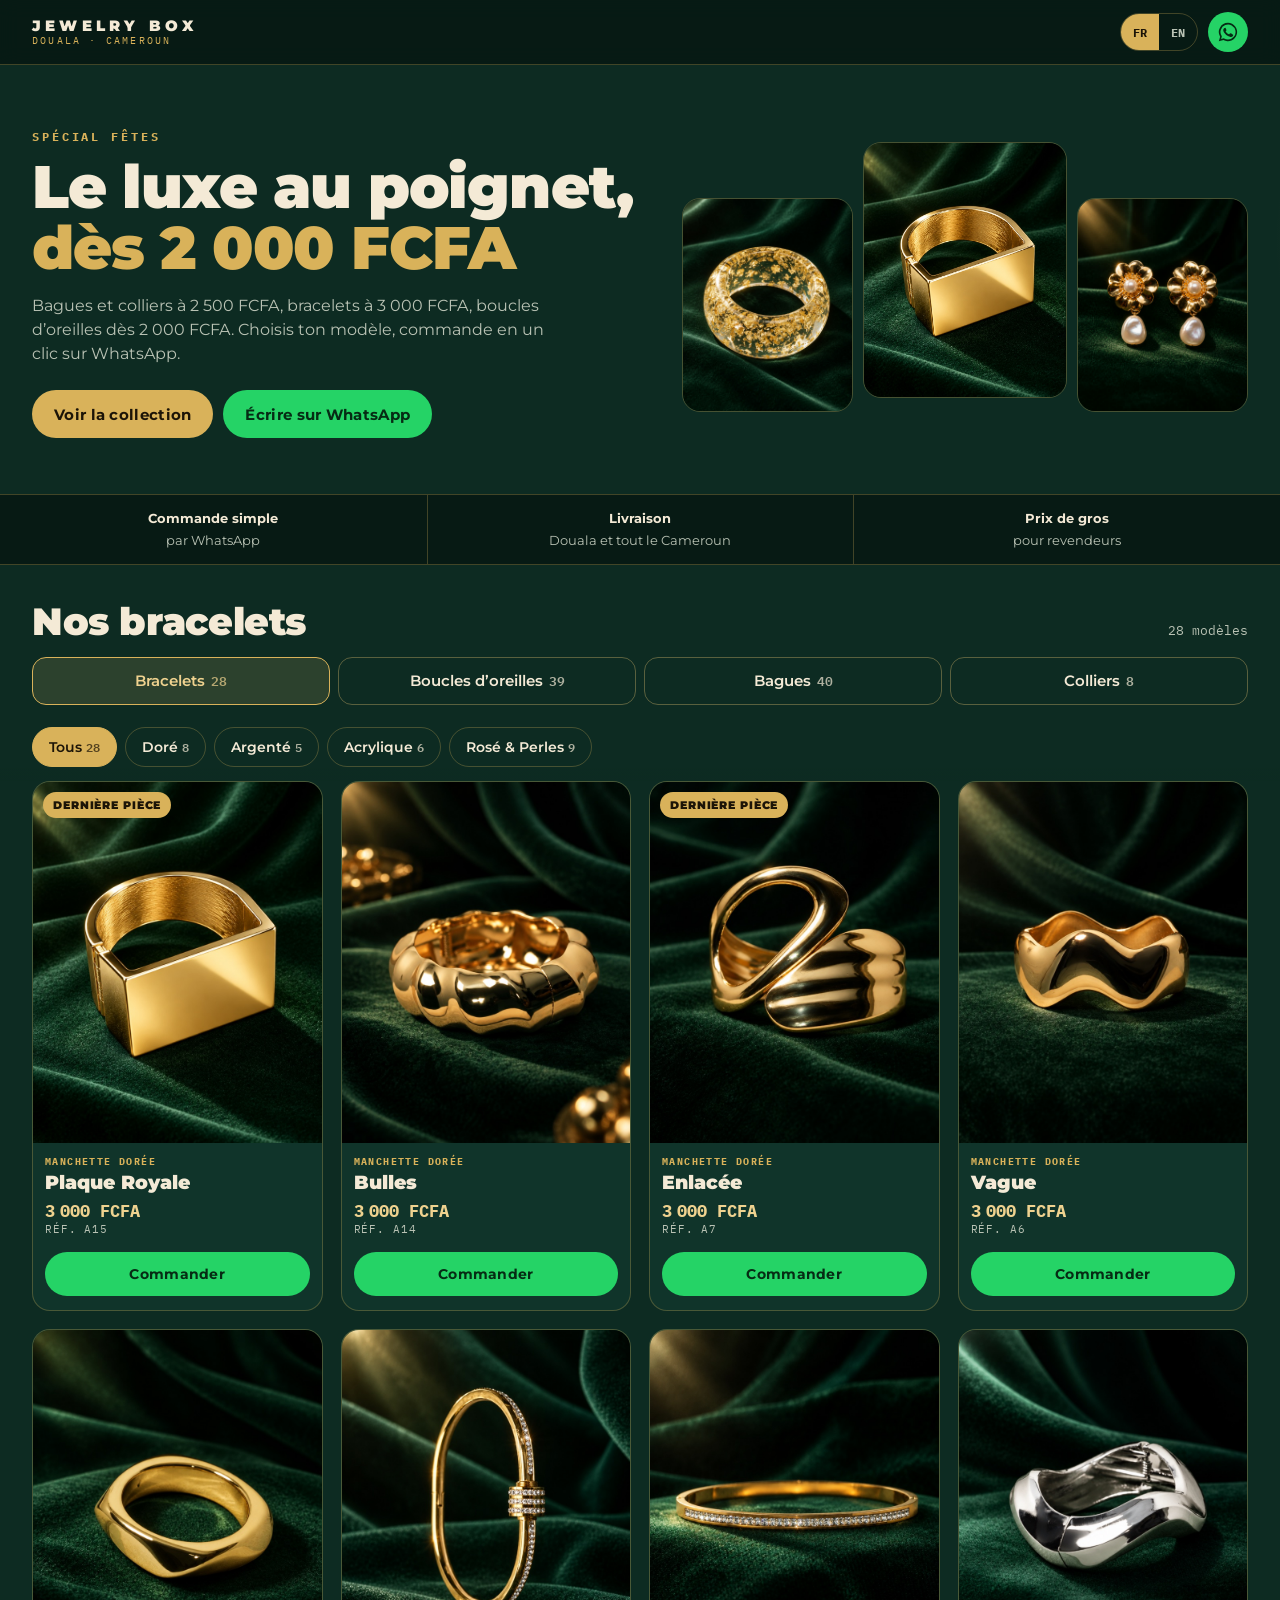
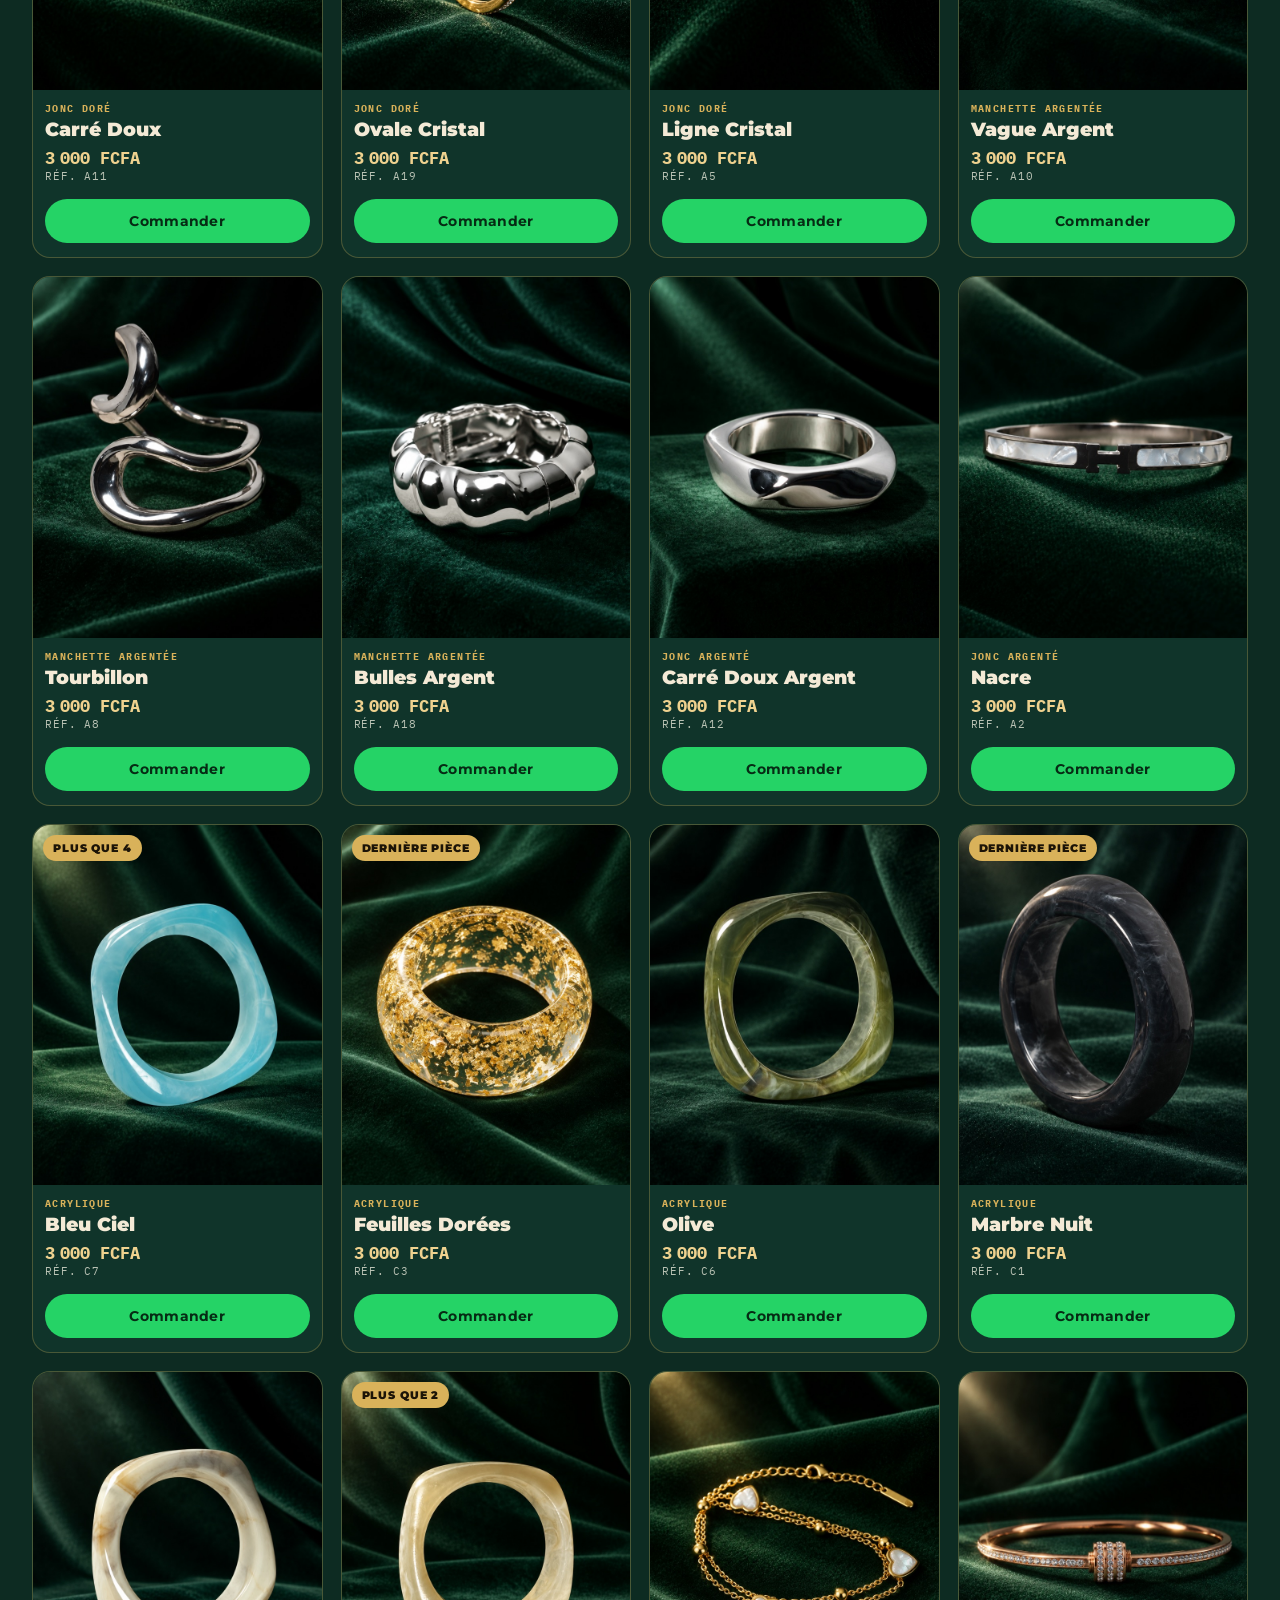
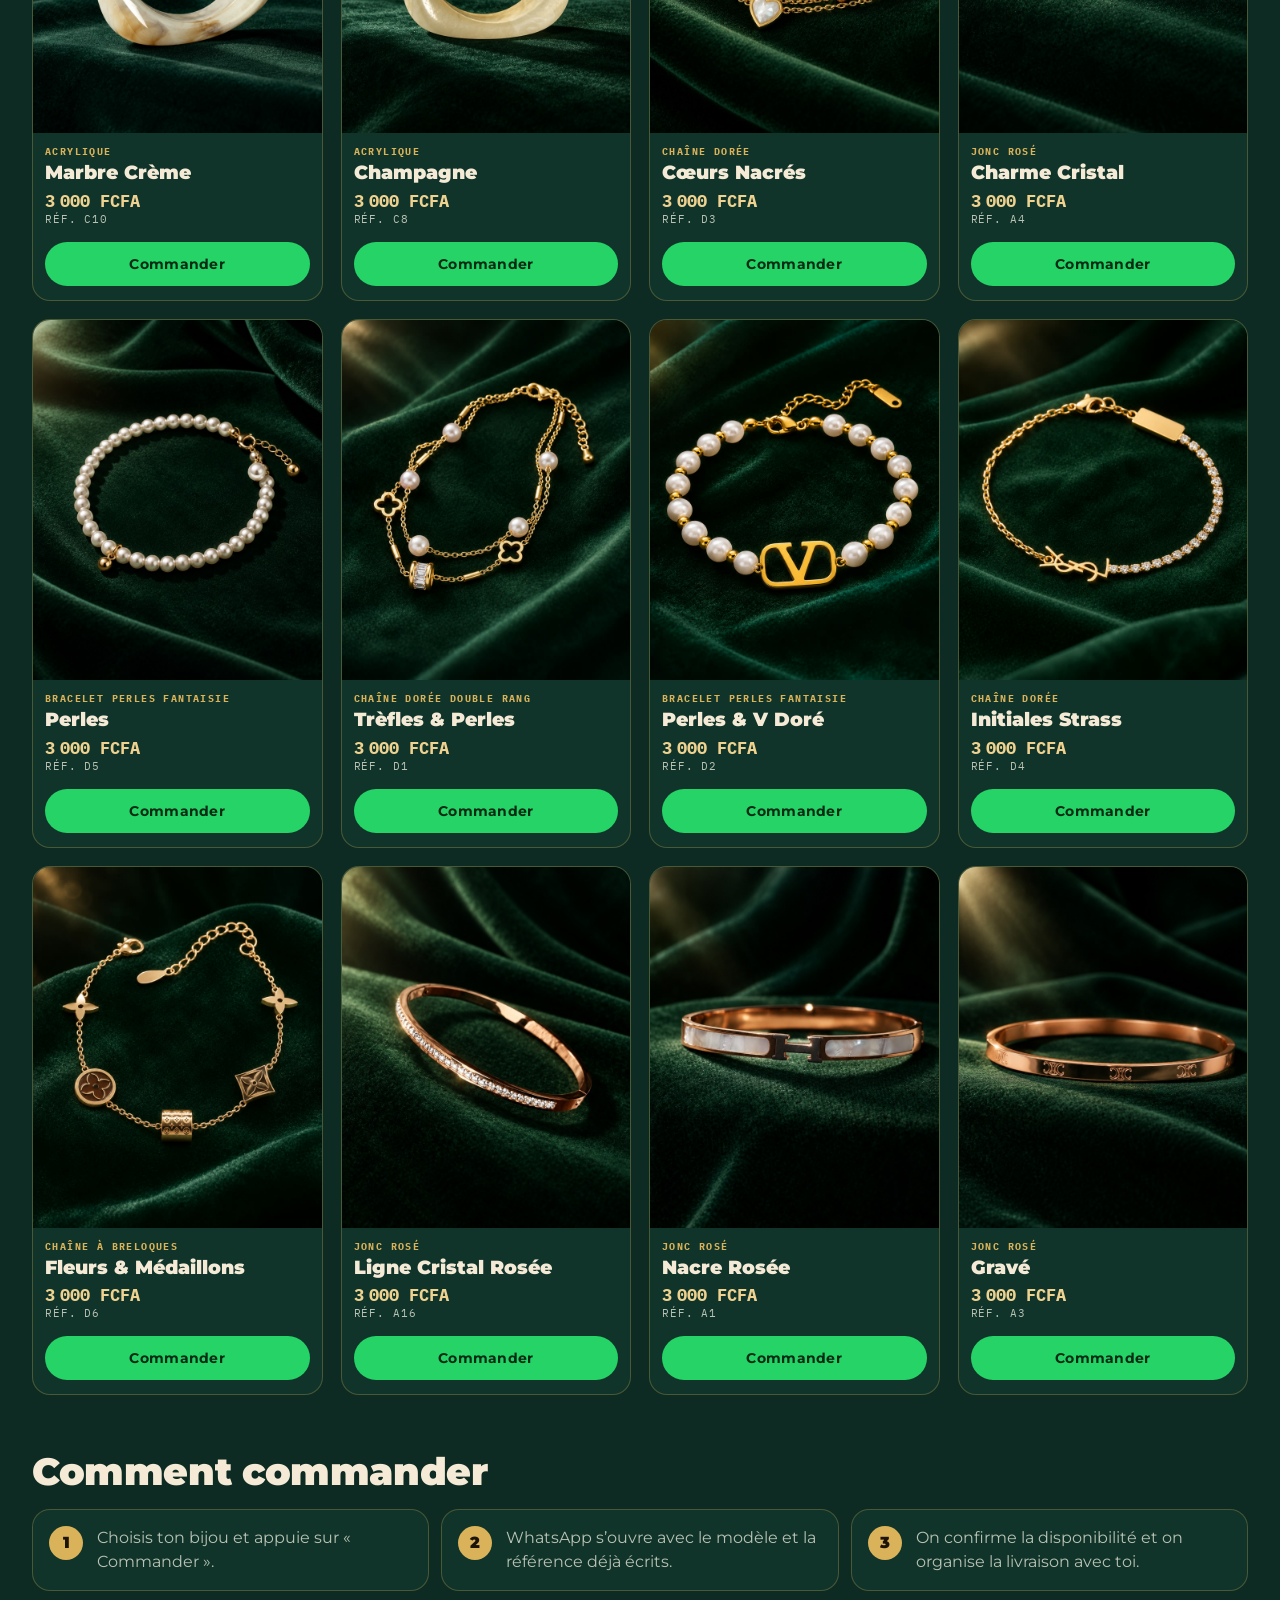
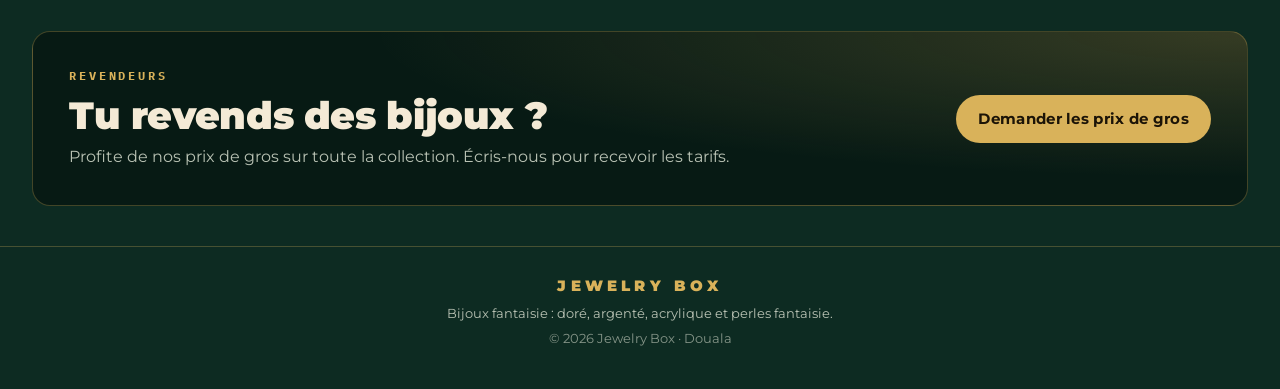
<file: index.html>
<!doctype html>
<html lang="fr">
  <head>
    <meta charset="UTF-8" />
    <meta name="viewport" content="width=device-width, initial-scale=1" />
    <title>Jewelry Box — Bracelets, bagues, colliers et boucles d’oreilles à Douala</title>
    <meta name="description" content="Bagues et colliers à 2 500 FCFA, bracelets à 3 000 FCFA, boucles d’oreilles dès 2 000 FCFA. Commande sur WhatsApp, livraison à Douala et partout au Cameroun." />
    <meta property="og:title" content="Jewelry Box — Bracelets et boucles d’oreilles" />
    <meta property="og:description" content="Commande sur WhatsApp. Livraison à Douala et partout au Cameroun." />
    <meta property="og:image" content="images/A15.jpg" />
    <meta name="theme-color" content="#0d2b22" />
    <link rel="preconnect" href="https://fonts.googleapis.com" />
    <link rel="preconnect" href="https://fonts.gstatic.com" crossorigin />
    <link href="https://fonts.googleapis.com/css2?family=IBM+Plex+Mono:wght@400;700&family=Montserrat:wght@400;600;900&display=swap" rel="stylesheet" />
    <link rel="stylesheet" href="styles.css?v=202611190118" />
  </head>
  <body>
    <header class="topbar">
      <a class="brand" href="#top" aria-label="Jewelry Box">
        <span class="brand-name">JEWELRY BOX</span>
        <span class="brand-city" data-i18n="city">DOUALA · CAMEROUN</span>
      </a>
      <div class="topbar-actions">
        <div class="lang" role="group" aria-label="Langue / Language">
          <button type="button" data-lang="fr" aria-pressed="true">FR</button>
          <button type="button" data-lang="en" aria-pressed="false">EN</button>
        </div>
        <a class="icon-wa" id="top-wa" target="_blank" rel="noopener" aria-label="WhatsApp">
          <svg viewBox="0 0 24 24" aria-hidden="true"><path d="M12 2a10 10 0 0 0-8.6 15.1L2 22l5-1.3A10 10 0 1 0 12 2Zm0 18.2a8.2 8.2 0 0 1-4.2-1.2l-.3-.2-3 .8.8-2.9-.2-.3A8.2 8.2 0 1 1 12 20.2Zm4.5-6.1c-.2-.1-1.5-.7-1.7-.8-.2-.1-.4-.1-.6.1l-.8 1c-.1.2-.3.2-.5.1a6.7 6.7 0 0 1-3.3-2.9c-.3-.4.3-.4.7-1.4.1-.2 0-.3 0-.5l-.8-1.8c-.2-.5-.4-.4-.6-.4h-.5a1 1 0 0 0-.7.3 3 3 0 0 0-.9 2.2 5.2 5.2 0 0 0 1.1 2.7 11.9 11.9 0 0 0 4.6 4c1.7.7 2.4.8 3.2.7.5-.1 1.5-.6 1.8-1.2.2-.6.2-1.1.1-1.2l-.6-.3Z"/></svg>
        </a>
      </div>
    </header>

    <main id="top">
      <section class="hero">
        <div class="hero-glow" aria-hidden="true"></div>
        <div class="hero-text">
          <p class="eyebrow" data-i18n="heroEyebrow">SPÉCIAL FÊTES</p>
          <h1>
            <span data-i18n="heroLine1">Le luxe au poignet,</span>
            <span class="gold" data-i18n="heroLine2">dès 2 000 FCFA</span>
          </h1>
          <p class="hero-sub" data-i18n="heroSub">Bagues et colliers à 2 500 FCFA, bracelets à 3 000 FCFA, boucles d’oreilles dès 2 000 FCFA. Choisis ton modèle, commande en un clic sur WhatsApp.</p>
          <div class="hero-ctas">
            <a class="btn btn-gold" href="#catalogue" data-i18n="heroCta">Voir la collection</a>
            <a class="btn btn-wa" id="hero-wa" target="_blank" rel="noopener" data-i18n="heroWa">Écrire sur WhatsApp</a>
          </div>
        </div>
        <div class="hero-shots" aria-hidden="true">
          <img src="images/C3.jpg" alt="" width="900" height="1125" />
          <img src="images/A15.jpg" alt="" width="900" height="1125" />
          <img src="images/E13.jpg" alt="" width="900" height="1125" />
        </div>
      </section>

      <ul class="perks">
        <li><b data-i18n="perk1a">Commande simple</b><span data-i18n="perk1b">par WhatsApp</span></li>
        <li><b data-i18n="perk2a">Livraison</b><span data-i18n="perk2b">Douala et tout le Cameroun</span></li>
        <li><b data-i18n="perk3a">Prix de gros</b><span data-i18n="perk3b">pour revendeurs</span></li>
      </ul>

      <section id="catalogue" class="catalogue">
        <div class="section-head">
          <h2 id="cat-title">Nos bracelets</h2>
          <p class="count" id="count"></p>
        </div>
        <div class="types" role="tablist" id="types"></div>
        <div class="filters" role="tablist" id="filters"></div>
        <div class="grid" id="grid"></div>
      </section>

      <section class="how">
        <h2 data-i18n="howTitle">Comment commander</h2>
        <ol>
          <li><span class="step">1</span><p data-i18n="how1">Choisis ton bijou et appuie sur « Commander ».</p></li>
          <li><span class="step">2</span><p data-i18n="how2">WhatsApp s’ouvre avec le modèle et la référence déjà écrits.</p></li>
          <li><span class="step">3</span><p data-i18n="how3">On confirme la disponibilité et on organise la livraison avec toi.</p></li>
        </ol>
      </section>

      <section class="wholesale">
        <div>
          <p class="eyebrow" data-i18n="wsEyebrow">REVENDEURS</p>
          <h2 data-i18n="wsTitle">Tu revends des bijoux ?</h2>
          <p data-i18n="wsText">Profite de nos prix de gros sur toute la collection. Écris-nous pour recevoir les tarifs.</p>
        </div>
        <a class="btn btn-gold" id="ws-wa" target="_blank" rel="noopener" data-i18n="wsCta">Demander les prix de gros</a>
      </section>
    </main>

    <footer class="footer">
      <p class="brand-name">JEWELRY BOX</p>
      <p data-i18n="footNote">Bijoux fantaisie : doré, argenté, acrylique et perles fantaisie.</p>
      <p class="muted">© <span id="year"></span> Jewelry Box · Douala</p>
    </footer>

    <dialog id="detail" aria-labelledby="d-name">
      <button type="button" class="close" id="d-close" aria-label="Fermer">×</button>
      <div class="detail-body">
        <img id="d-img" alt="" />
        <div class="detail-info">
          <span class="badge" id="d-badge" hidden></span>
          <p class="kind" id="d-kind"></p>
          <h3 id="d-name"></h3>
          <p class="price" id="d-price"></p>
          <p class="ref" id="d-ref"></p>
          <a class="btn btn-wa wide" id="d-wa" target="_blank" rel="noopener"></a>
          <button type="button" class="btn btn-ghost wide" id="d-copy"></button>
        </div>
      </div>
    </dialog>

    <script src="products.js?v=202611190118"></script>
    <script src="app.js?v=202611190118"></script>
  </body>
</html>
</file>
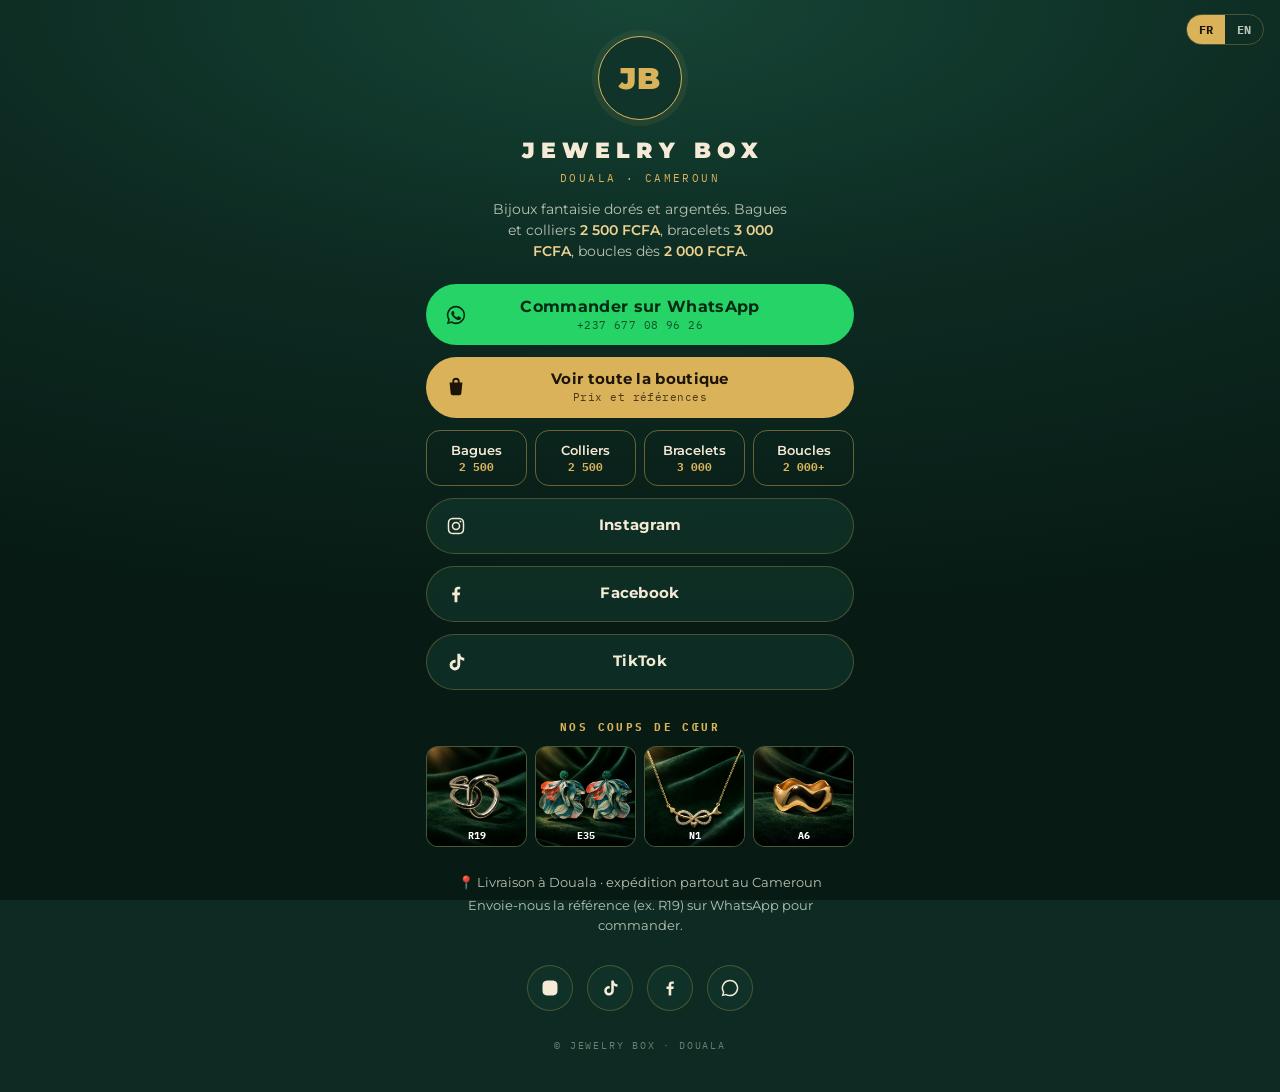
<file: links/index.html>
<!doctype html>
<!-- autodeploy-test 20261122-013717 -->
<html lang="fr">
<head>
<meta charset="utf-8" />
<meta name="viewport" content="width=device-width, initial-scale=1" />
<title>Jewelry Box Douala</title>
<meta name="description" content="Bijoux fantaisie à Douala. Bagues et colliers 2 500 FCFA, bracelets 3 000 FCFA, boucles dès 2 000 FCFA. Commande sur WhatsApp." />
<meta property="og:title" content="Jewelry Box · Douala" />
<meta property="og:description" content="Bijoux fantaisie dès 2 000 FCFA. Commande sur WhatsApp, livraison à Douala, expédition partout au Cameroun." />
<meta property="og:image" content="../images/E35.jpg" />
<meta name="theme-color" content="#0d2b22" />
<link rel="preconnect" href="https://fonts.googleapis.com" />
<link rel="preconnect" href="https://fonts.gstatic.com" crossorigin />
<link href="https://fonts.googleapis.com/css2?family=IBM+Plex+Mono:wght@400;700&family=Montserrat:wght@400;600;900&display=swap" rel="stylesheet" />
<style>
  :root {
    --bg: #0d2b22; --bg-deep: #071a14; --card: #10342a;
    --line: rgba(217,178,90,.28); --fg: #f4ead6; --muted: #b9c2b4;
    --gold: #d9b25a; --gold-soft: #efd28f; --gold-ink: #1c1407;
    --wa: #25d366; --wa-ink: #062b14;
  }
  * { box-sizing: border-box; margin: 0; padding: 0; }
  body {
    min-height: 100vh; color: var(--fg);
    background: radial-gradient(120% 70% at 50% 0%, #164536 0%, var(--bg) 45%, var(--bg-deep) 100%) fixed, var(--bg);
    font: 16px/1.5 Montserrat, system-ui, sans-serif; -webkit-font-smoothing: antialiased;
  }
  main { max-width: 460px; margin: 0 auto; padding: 36px 16px 40px; text-align: center; }
  .lang { position: absolute; top: 14px; right: 16px; display: flex; border: 1px solid var(--line); border-radius: 999px; overflow: hidden; }
  .lang button { background: none; border: 0; color: var(--muted); font: 700 12px "IBM Plex Mono", monospace; padding: 7px 12px; cursor: pointer; }
  .lang button[aria-pressed="true"] { background: var(--gold); color: var(--gold-ink); }
  .mark {
    width: 84px; height: 84px; margin: 0 auto 14px; border-radius: 50%;
    display: grid; place-items: center; border: 1.5px solid var(--gold);
    background: var(--card); color: var(--gold); font: 900 30px Montserrat; letter-spacing: .04em;
    box-shadow: 0 0 0 6px rgba(217,178,90,.08);
  }
  h1 { font-weight: 900; font-size: 22px; letter-spacing: .28em; padding-left: .28em; }
  .city { font: 400 11px "IBM Plex Mono", monospace; letter-spacing: .22em; color: var(--gold); margin-top: 4px; }
  .tag { color: var(--muted); font-size: 14px; margin: 14px auto 22px; max-width: 34ch; }
  .tag b { color: var(--gold-soft); font-weight: 600; }
  .links { display: grid; gap: 12px; }
  .btn {
    display: flex; align-items: center; justify-content: center; gap: 10px; position: relative;
    min-height: 56px; padding: 12px 46px; border-radius: 999px; text-decoration: none;
    font-weight: 700; font-size: 15px; letter-spacing: .02em;
    border: 1px solid var(--line); background: rgba(16,52,42,.75); color: var(--fg);
    transition: transform .15s ease, filter .15s ease, border-color .15s ease;
  }
  .btn:hover { transform: translateY(-1px); border-color: var(--gold); }
  .btn:active { transform: scale(.98); }
  .btn svg { position: absolute; left: 18px; width: 22px; height: 22px; fill: currentColor; }
  .btn.wa { background: var(--wa); color: var(--wa-ink); border-color: transparent; font-size: 16px; min-height: 60px; }
  .btn.shop { background: var(--gold); color: var(--gold-ink); border-color: transparent; }
  .btn small { display: block; font: 400 11px "IBM Plex Mono", monospace; letter-spacing: .04em; opacity: .75; margin-top: 1px; }
  .btn span { line-height: 1.25; }
  h2 { font: 700 11px "IBM Plex Mono", monospace; letter-spacing: .22em; color: var(--gold); margin: 30px 0 12px; }
  .grid { display: grid; grid-template-columns: repeat(4, 1fr); gap: 8px; }
  .grid a { display: block; position: relative; border-radius: 12px; overflow: hidden; border: 1px solid var(--line); aspect-ratio: 1; background: var(--card); }
  .grid img { width: 100%; height: 100%; object-fit: cover; display: block; transition: transform .25s ease; }
  .grid a:hover img { transform: scale(1.06); }
  .grid i { position: absolute; left: 0; right: 0; bottom: 0; padding: 14px 4px 4px; font: 700 10px "IBM Plex Mono", monospace; font-style: normal; color: #fff; background: linear-gradient(transparent, rgba(0,0,0,.7)); }
  .social { display: flex; justify-content: center; gap: 14px; margin-top: 30px; }
  .social a { width: 46px; height: 46px; border-radius: 50%; display: grid; place-items: center; border: 1px solid var(--line); color: var(--fg); background: rgba(16,52,42,.75); transition: border-color .15s, color .15s; }
  .social a:hover { border-color: var(--gold); color: var(--gold); }
  .social svg { width: 20px; height: 20px; fill: currentColor; }
  .info { margin-top: 26px; font-size: 13px; color: var(--muted); display: grid; gap: 4px; }
  footer { margin-top: 28px; font: 400 10px "IBM Plex Mono", monospace; letter-spacing: .18em; color: rgba(185,194,180,.55); }
  [data-en] { display: none; }
  html[lang="en"] [data-fr] { display: none; }
  html[lang="en"] [data-en] { display: revert; }
  .cats { display:grid; grid-template-columns:repeat(4,1fr); gap:8px; }
  .cats a { display:flex; flex-direction:column; align-items:center; justify-content:center; gap:2px; min-height:56px; padding:8px 4px; border:1px solid rgba(217,178,90,.45); border-radius:14px; color:inherit; text-decoration:none; font:600 13px Montserrat, sans-serif; text-align:center; }
  .cats a small { font:700 11px "IBM Plex Mono", monospace; color:var(--gold); }
  .cats a:active { transform:scale(.97); }
</style>
</head>
<body>
<div class="lang" role="group" aria-label="Langue">
  <button type="button" data-l="fr" aria-pressed="true">FR</button>
  <button type="button" data-l="en" aria-pressed="false">EN</button>
</div>
<main>
  <div class="mark" aria-hidden="true">JB</div>
  <h1>JEWELRY BOX</h1>
  <p class="city">DOUALA · CAMEROUN</p>
  <p class="tag">
    <span data-fr>Bijoux fantaisie dorés et argentés. Bagues et colliers <b>2 500 FCFA</b>, bracelets <b>3 000 FCFA</b>, boucles dès <b>2 000 FCFA</b>.</span>
    <span data-en>Gold-tone and silver-tone fashion jewellery. Rings and necklaces <b>2,500 FCFA</b>, bracelets <b>3,000 FCFA</b>, earrings from <b>2,000 FCFA</b>.</span>
  </p>

  <div class="links">
    <a class="btn wa" id="wa" href="https://wa.me/237677089626?text=Bonjour%20Jewelry%20Box%2C%20je%20veux%20commander%20%3A%20">
      <svg viewBox="0 0 24 24" aria-hidden="true"><path d="M12 2a10 10 0 0 0-8.6 15.1L2 22l5-1.3A10 10 0 1 0 12 2Zm0 18.2a8.2 8.2 0 0 1-4.2-1.1l-.3-.2-3 .8.8-2.9-.2-.3A8.2 8.2 0 1 1 12 20.2Zm4.5-6.1c-.2-.1-1.5-.7-1.7-.8s-.4-.1-.6.1-.7.8-.8 1-.3.2-.5.1a6.7 6.7 0 0 1-3.3-2.9c-.3-.4.3-.4.7-1.3a.5.5 0 0 0 0-.4l-.8-1.9c-.2-.5-.4-.4-.6-.4h-.5a1 1 0 0 0-.7.3 3 3 0 0 0-.9 2.2 5.2 5.2 0 0 0 1.1 2.7 11.8 11.8 0 0 0 4.5 4c1.7.7 2.3.8 3.2.6a2.7 2.7 0 0 0 1.8-1.2 2.2 2.2 0 0 0 .1-1.3c0-.1-.2-.2-.5-.3Z"/></svg>
      <span><span data-fr>Commander sur WhatsApp</span><span data-en>Order on WhatsApp</span><small>+237 677 08 96 26</small></span>
    </a>
    <a class="btn shop" href="../">
      <svg viewBox="0 0 24 24" aria-hidden="true"><path d="M5 7h14l-1.2 12.1A2 2 0 0 1 15.8 21H8.2a2 2 0 0 1-2-1.9L5 7Zm3 0V6a4 4 0 0 1 8 0v1h-2V6a2 2 0 0 0-4 0v1H8Z"/></svg>
      <span><span data-fr>Voir toute la boutique</span><span data-en>See the full shop</span><small><span data-fr>Prix et références</span><span data-en>Prices and references</span></small></span>
    </a>
    <div class="cats">
      <a href="../?type=ring"><span data-fr>Bagues</span><span data-en>Rings</span><small>2 500</small></a>
      <a href="../?type=necklace"><span data-fr>Colliers</span><span data-en>Necklaces</span><small>2 500</small></a>
      <a href="../?type=bracelet"><span data-fr>Bracelets</span><span data-en>Bracelets</span><small>3 000</small></a>
      <a href="../?type=earring"><span data-fr>Boucles</span><span data-en>Earrings</span><small>2 000+</small></a>
    </div>
    <a class="btn" href="https://www.instagram.com/jewelryboxdeals/">
      <svg viewBox="0 0 24 24" aria-hidden="true"><path d="M12 7.3A4.7 4.7 0 1 0 16.7 12 4.7 4.7 0 0 0 12 7.3Zm0 7.7a3 3 0 1 1 3-3 3 3 0 0 1-3 3Zm4.9-8.9a1.1 1.1 0 1 0 1.1 1.1 1.1 1.1 0 0 0-1.1-1.1ZM12 4.6c2.4 0 2.7 0 3.6.1a4.9 4.9 0 0 1 1.7.3 3 3 0 0 1 1.7 1.7 4.9 4.9 0 0 1 .3 1.7c.1.9.1 1.2.1 3.6s0 2.7-.1 3.6a4.9 4.9 0 0 1-.3 1.7 3 3 0 0 1-1.7 1.7 4.9 4.9 0 0 1-1.7.3c-.9.1-1.2.1-3.6.1s-2.7 0-3.6-.1a4.9 4.9 0 0 1-1.7-.3 3 3 0 0 1-1.7-1.7 4.9 4.9 0 0 1-.3-1.7c-.1-.9-.1-1.2-.1-3.6s0-2.7.1-3.6A4.9 4.9 0 0 1 5 6.7 3 3 0 0 1 6.7 5a4.9 4.9 0 0 1 1.7-.3c.9-.1 1.2-.1 3.6-.1ZM12 3c-2.4 0-2.8 0-3.7.1a6.6 6.6 0 0 0-2.2.4 4.6 4.6 0 0 0-2.6 2.6 6.6 6.6 0 0 0-.4 2.2C3 9.2 3 9.6 3 12s0 2.8.1 3.7a6.6 6.6 0 0 0 .4 2.2 4.6 4.6 0 0 0 2.6 2.6 6.6 6.6 0 0 0 2.2.4c.9.1 1.3.1 3.7.1s2.8 0 3.7-.1a6.6 6.6 0 0 0 2.2-.4 4.6 4.6 0 0 0 2.6-2.6 6.6 6.6 0 0 0 .4-2.2c.1-.9.1-1.3.1-3.7s0-2.8-.1-3.7a6.6 6.6 0 0 0-.4-2.2 4.6 4.6 0 0 0-2.6-2.6 6.6 6.6 0 0 0-2.2-.4C14.8 3 14.4 3 12 3Z"/></svg>
      <span>Instagram</span>
    </a>
    <a class="btn" href="https://www.facebook.com/959034790621888">
      <svg viewBox="0 0 24 24" aria-hidden="true"><path d="M13.5 21v-7.7h2.6l.4-3h-3V8.4c0-.9.2-1.5 1.5-1.5h1.6V4.2a21 21 0 0 0-2.3-.1c-2.3 0-3.9 1.4-3.9 4v2.2H7.8v3h2.6V21Z"/></svg>
      <span>Facebook</span>
    </a>
    <a class="btn" href="https://www.tiktok.com/@jewels.box.deals">
      <svg viewBox="0 0 24 24" aria-hidden="true"><path d="M16.6 3h-3.1v12.4a2.7 2.7 0 1 1-2.7-2.7c.3 0 .6 0 .8.1V9.6a5.8 5.8 0 1 0 5 5.8V9.1a7.4 7.4 0 0 0 4.4 1.4V7.4a4.4 4.4 0 0 1-4.4-4.4Z"/></svg>
      <span>TikTok</span>
    </a>
  </div>

  <h2 data-fr>NOS COUPS DE CŒUR</h2><h2 data-en>OUR FAVOURITES</h2>
  <div class="grid">
    <a href="../#R19"><img src="../images/R19.jpg" alt="Bague R19" loading="lazy"><i>R19</i></a>
    <a href="../#E35"><img src="../images/E35.jpg" alt="Boucles E35" loading="lazy"><i>E35</i></a>
    <a href="../#N1"><img src="../images/N1.jpg" alt="Collier N1" loading="lazy"><i>N1</i></a>
    <a href="../#A6"><img src="../images/A6.jpg" alt="Bracelet A6" loading="lazy"><i>A6</i></a>
  </div>

  <div class="info">
    <p data-fr>📍 Livraison à Douala · expédition partout au Cameroun</p>
    <p data-en>📍 Delivery in Douala · shipping across Cameroon</p>
    <p data-fr>Envoie-nous la référence (ex. R19) sur WhatsApp pour commander.</p>
    <p data-en>Send us the reference (e.g. R19) on WhatsApp to order.</p>
  </div>

  <nav class="social" aria-label="Réseaux">
    <a href="https://www.instagram.com/jewelryboxdeals/" aria-label="Instagram"><svg viewBox="0 0 24 24"><path d="M12 7.3A4.7 4.7 0 1 0 16.7 12 4.7 4.7 0 0 0 12 7.3Zm0 7.7a3 3 0 1 1 3-3 3 3 0 0 1-3 3Zm4.9-8.9a1.1 1.1 0 1 0 1.1 1.1 1.1 1.1 0 0 0-1.1-1.1ZM12 3c-2.4 0-2.8 0-3.7.1a6.6 6.6 0 0 0-2.2.4 4.6 4.6 0 0 0-2.6 2.6 6.6 6.6 0 0 0-.4 2.2C3 9.2 3 9.6 3 12s0 2.8.1 3.7a6.6 6.6 0 0 0 .4 2.2 4.6 4.6 0 0 0 2.6 2.6 6.6 6.6 0 0 0 2.2.4c.9.1 1.3.1 3.7.1s2.8 0 3.7-.1a6.6 6.6 0 0 0 2.2-.4 4.6 4.6 0 0 0 2.6-2.6 6.6 6.6 0 0 0 .4-2.2c.1-.9.1-1.3.1-3.7s0-2.8-.1-3.7a6.6 6.6 0 0 0-.4-2.2 4.6 4.6 0 0 0-2.6-2.6 6.6 6.6 0 0 0-2.2-.4C14.8 3 14.4 3 12 3Z"/></svg></a>
    <a href="https://www.tiktok.com/@jewels.box.deals" aria-label="TikTok"><svg viewBox="0 0 24 24"><path d="M16.6 3h-3.1v12.4a2.7 2.7 0 1 1-2.7-2.7c.3 0 .6 0 .8.1V9.6a5.8 5.8 0 1 0 5 5.8V9.1a7.4 7.4 0 0 0 4.4 1.4V7.4a4.4 4.4 0 0 1-4.4-4.4Z"/></svg></a>
    <a href="https://www.facebook.com/959034790621888" aria-label="Facebook"><svg viewBox="0 0 24 24"><path d="M13.5 21v-7.7h2.6l.4-3h-3V8.4c0-.9.2-1.5 1.5-1.5h1.6V4.2a21 21 0 0 0-2.3-.1c-2.3 0-3.9 1.4-3.9 4v2.2H7.8v3h2.6V21Z"/></svg></a>
    <a href="https://wa.me/237677089626" aria-label="WhatsApp"><svg viewBox="0 0 24 24"><path d="M12 2a10 10 0 0 0-8.6 15.1L2 22l5-1.3A10 10 0 1 0 12 2Zm0 18.2a8.2 8.2 0 0 1-4.2-1.1l-.3-.2-3 .8.8-2.9-.2-.3A8.2 8.2 0 1 1 12 20.2Z"/></svg></a>
  </nav>

  <footer>© JEWELRY BOX · DOUALA</footer>
</main>
<script>
  const WA = { fr: "Bonjour Jewelry Box, je veux commander : ", en: "Hello Jewelry Box, I'd like to order: " };
  function setLang(l) {
    document.documentElement.lang = l;
    document.querySelectorAll(".lang button").forEach(b => b.setAttribute("aria-pressed", b.dataset.l === l));
    document.getElementById("wa").href = "https://wa.me/237677089626?text=" + encodeURIComponent(WA[l]);
    try { localStorage.setItem("jb-lang", l); } catch (e) {}
  }
  document.querySelectorAll(".lang button").forEach(b => b.addEventListener("click", () => setLang(b.dataset.l)));
  let saved = null; try { saved = localStorage.getItem("jb-lang"); } catch (e) {}
  setLang(saved || "fr");
</script>
</body>
</html>
</file>
<file: styles.css>
:root {
  --bg: #0d2b22;
  --bg-deep: #071a14;
  --card: #10342a;
  --line: rgba(217, 178, 90, 0.28);
  --fg: #f4ead6;
  --muted: #b9c2b4;
  --gold: #d9b25a;
  --gold-soft: #efd28f;
  --gold-ink: #1c1407;
  --wa: #25d366;
  --wa-ink: #062b14;
  --radius: 18px;
  --gutter: 16px;
}

* { box-sizing: border-box; margin: 0; padding: 0; }
html { scroll-behavior: smooth; }
body {
  background: var(--bg);
  color: var(--fg);
  font-family: Montserrat, system-ui, sans-serif;
  font-size: 16px;
  line-height: 1.5;
  -webkit-font-smoothing: antialiased;
}
img { display: block; max-width: 100%; height: auto; }
a { color: inherit; }

/* ---------- top bar ---------- */
.topbar {
  position: sticky; top: 0; z-index: 20;
  display: flex; align-items: center; justify-content: space-between; gap: 12px;
  padding: 12px var(--gutter);
  background: rgba(7, 26, 20, 0.92);
  backdrop-filter: blur(10px);
  border-bottom: 1px solid var(--line);
}
.brand { text-decoration: none; display: flex; flex-direction: column; line-height: 1.2; }
.brand-name { font-weight: 900; letter-spacing: 0.28em; font-size: 15px; }
.brand-city { font-family: "IBM Plex Mono", monospace; font-size: 10px; letter-spacing: 0.22em; color: var(--gold); }
.topbar-actions { display: flex; align-items: center; gap: 10px; }
.lang { display: flex; border: 1px solid var(--line); border-radius: 999px; overflow: hidden; }
.lang button {
  background: transparent; color: var(--muted); border: 0; cursor: pointer;
  font: 700 12px "IBM Plex Mono", monospace; padding: 8px 12px; min-height: 36px;
}
.lang button[aria-pressed="true"] { background: var(--gold); color: var(--gold-ink); }
.icon-wa {
  display: grid; place-items: center; width: 40px; height: 40px; border-radius: 50%;
  background: var(--wa); color: var(--wa-ink);
}
.icon-wa svg { width: 22px; height: 22px; fill: currentColor; }

/* ---------- buttons ---------- */
.btn {
  display: inline-flex; align-items: center; justify-content: center; gap: 8px;
  min-height: 48px; padding: 12px 22px; border-radius: 999px; border: 0;
  font: 700 15px Montserrat, sans-serif; letter-spacing: 0.02em;
  text-decoration: none; cursor: pointer; transition: transform 0.15s ease, filter 0.15s ease;
}
.btn:active { transform: scale(0.98); }
.btn:hover { filter: brightness(1.06); }
.btn-gold { background: var(--gold); color: var(--gold-ink); }
.btn-wa { background: var(--wa); color: var(--wa-ink); }
.btn-ghost { background: transparent; color: var(--fg); border: 1px solid var(--line); }
.btn.wide { width: 100%; }

/* ---------- hero ---------- */
.hero {
  position: relative; overflow: hidden;
  padding: 40px var(--gutter) 32px;
  display: grid; gap: 28px;
}
.hero-glow {
  position: absolute; inset: -20% -40% auto auto; width: 520px; height: 520px; border-radius: 50%;
  background: radial-gradient(circle, rgba(217, 178, 90, 0.28), rgba(217, 178, 90, 0) 70%);
  pointer-events: none;
}
.hero-text { position: relative; }
.eyebrow { font: 700 12px "IBM Plex Mono", monospace; letter-spacing: 0.24em; color: var(--gold); margin-bottom: 12px; }
.hero h1 { font-weight: 900; font-size: clamp(34px, 9vw, 60px); line-height: 1.02; letter-spacing: -0.02em; }
.hero h1 span { display: block; }
.gold { color: var(--gold); }
.hero-sub { margin-top: 16px; color: var(--muted); max-width: 520px; font-size: 16px; }
.hero-ctas { display: flex; flex-wrap: wrap; gap: 10px; margin-top: 24px; }
.hero-shots { position: relative; display: grid; grid-template-columns: 1fr 1.2fr 1fr; gap: 10px; align-items: end; }
.hero-shots img { width: 100%; aspect-ratio: 4 / 5; object-fit: cover; border-radius: var(--radius); border: 1px solid var(--line); }
.hero-shots img:nth-child(2) { transform: translateY(-14px); }

/* ---------- perks ---------- */
.perks {
  list-style: none; display: grid; grid-template-columns: repeat(3, 1fr);
  border-top: 1px solid var(--line); border-bottom: 1px solid var(--line);
  background: var(--bg-deep);
}
.perks li { padding: 14px 8px; text-align: center; display: flex; flex-direction: column; gap: 2px; font-size: 12px; color: var(--muted); }
.perks li + li { border-left: 1px solid var(--line); }
.perks b { color: var(--fg); font-size: 13px; }

/* ---------- catalogue ---------- */
.catalogue { padding: 36px var(--gutter) 24px; scroll-margin-top: 64px; }
.section-head { display: flex; align-items: baseline; justify-content: space-between; gap: 12px; margin-bottom: 14px; }
h2 { font-weight: 900; font-size: clamp(26px, 6vw, 38px); letter-spacing: -0.01em; line-height: 1.1; }
.count { font: 400 13px "IBM Plex Mono", monospace; color: var(--muted); white-space: nowrap; }
.types { display: flex; gap: 8px; margin: 0 0 12px; }
.type-tab {
  flex: 1; min-height: 48px; border-radius: 14px; border: 1px solid rgba(232,195,116,0.35);
  background: transparent; color: inherit; font: 600 15px Montserrat, sans-serif; cursor: pointer;
}
.type-tab[aria-selected="true"] { background: rgba(232,195,116,0.14); border-color: var(--gold); color: var(--gold-soft); }
.type-tab small { font-family: "IBM Plex Mono", monospace; opacity: 0.7; margin-left: 6px; }
.filters {
  position: sticky; top: 65px; z-index: 10;
  display: flex; gap: 8px; overflow-x: auto; padding: 10px 0 14px;
  margin: 0 calc(-1 * var(--gutter)); padding-left: var(--gutter); padding-right: var(--gutter);
  background: linear-gradient(var(--bg) 80%, rgba(13, 43, 34, 0));
  scrollbar-width: none;
}
.filters::-webkit-scrollbar { display: none; }
.chip {
  flex: none; min-height: 40px; padding: 8px 16px; border-radius: 999px;
  border: 1px solid var(--line); background: transparent; color: var(--fg);
  font: 600 14px Montserrat, sans-serif; cursor: pointer; white-space: nowrap;
}
.chip[aria-selected="true"] { background: var(--gold); border-color: var(--gold); color: var(--gold-ink); }
.chip small { font-family: "IBM Plex Mono", monospace; opacity: 0.7; margin-left: 4px; }

.grid { display: grid; grid-template-columns: repeat(2, minmax(0, 1fr)); gap: 12px; }
.card {
  background: var(--card); border: 1px solid var(--line); border-radius: var(--radius);
  overflow: hidden; display: flex; flex-direction: column;
}
.card-media { position: relative; display: block; border: 0; padding: 0; background: none; cursor: pointer; }
.card-media img { width: 100%; aspect-ratio: 4 / 5; object-fit: cover; }
.badge {
  position: absolute; top: 10px; left: 10px;
  background: var(--gold); color: var(--gold-ink);
  font: 900 11px Montserrat, sans-serif; letter-spacing: 0.08em; text-transform: uppercase;
  padding: 6px 10px; border-radius: 999px;
}
.card-body { padding: 12px 12px 14px; display: flex; flex-direction: column; gap: 4px; flex: 1; }
.kind { font: 700 10px "IBM Plex Mono", monospace; letter-spacing: 0.14em; text-transform: uppercase; color: var(--gold); }
.card h3 { font-weight: 900; font-size: 17px; line-height: 1.15; }
.price-row { display: flex; flex-direction: column; align-items: flex-start; gap: 0; margin-top: 2px; }
.price { font: 700 17px "IBM Plex Mono", monospace; color: var(--gold-soft); white-space: nowrap; }
.ref { font: 400 11px "IBM Plex Mono", monospace; color: var(--muted); letter-spacing: 0.08em; }
.card .btn { margin-top: auto; min-height: 44px; padding: 10px 12px; font-size: 14px; }
.card-body .spacer { flex: 1; min-height: 8px; }
.empty { grid-column: 1 / -1; text-align: center; color: var(--muted); padding: 40px 0; }

/* ---------- how ---------- */
.how { padding: 32px var(--gutter); }
.how ol { list-style: none; display: grid; gap: 12px; margin-top: 16px; }
.how li { display: flex; gap: 14px; align-items: flex-start; background: var(--card); border: 1px solid var(--line); border-radius: var(--radius); padding: 16px; }
.step { flex: none; display: grid; place-items: center; width: 34px; height: 34px; border-radius: 50%; background: var(--gold); color: var(--gold-ink); font-weight: 900; }
.how p { color: var(--muted); }

/* ---------- wholesale ---------- */
.wholesale {
  margin: 8px var(--gutter) 40px; padding: 24px; border-radius: var(--radius);
  background: radial-gradient(120% 140% at 100% 0%, rgba(217, 178, 90, 0.22), rgba(217, 178, 90, 0) 60%), var(--bg-deep);
  border: 1px solid var(--line);
  display: grid; gap: 18px;
}
.wholesale p:not(.eyebrow) { color: var(--muted); margin-top: 8px; }

/* ---------- footer ---------- */
.footer { padding: 28px var(--gutter) 40px; border-top: 1px solid var(--line); text-align: center; display: grid; gap: 6px; font-size: 13px; color: var(--muted); }
.footer .brand-name { color: var(--gold); }
.muted { opacity: 0.7; }

/* ---------- detail dialog ---------- */
dialog {
  border: 1px solid var(--line); border-radius: 22px; padding: 0;
  background: var(--card); color: var(--fg);
  width: min(920px, calc(100% - 24px)); max-height: calc(100% - 24px);
}
dialog::backdrop { background: rgba(4, 14, 11, 0.78); }
.close {
  position: absolute; top: 10px; right: 10px; z-index: 2;
  width: 40px; height: 40px; border-radius: 50%; border: 0;
  background: rgba(7, 26, 20, 0.8); color: var(--fg); font-size: 24px; cursor: pointer;
}
.detail-body { display: grid; }
.detail-body img { width: 100%; aspect-ratio: 4 / 5; object-fit: cover; }
.detail-info { position: relative; padding: 18px 18px 22px; display: flex; flex-direction: column; gap: 8px; }
.detail-info .badge { position: static; align-self: flex-start; }
.detail-info h3 { font-weight: 900; font-size: 28px; line-height: 1.1; }
.detail-info .price { font-size: 26px; }
.detail-info .btn { margin-top: 6px; }

/* ---------- larger screens ---------- */
@media (min-width: 720px) {
  :root { --gutter: 32px; }
  .hero { grid-template-columns: 1.1fr 1fr; align-items: center; padding-top: 64px; padding-bottom: 56px; }
  .grid { grid-template-columns: repeat(3, minmax(0, 1fr)); gap: 18px; }
  .card h3 { font-size: 19px; }
  .how ol { grid-template-columns: repeat(3, 1fr); }
  .wholesale { grid-template-columns: 1.4fr auto; align-items: center; padding: 36px; }
  .detail-body { grid-template-columns: 1fr 1fr; }
  .detail-body img { height: 100%; }
  .detail-info { padding: 36px 28px; justify-content: center; }
  .perks li { font-size: 13px; }
}
@media (min-width: 1100px) {
  .grid { grid-template-columns: repeat(4, minmax(0, 1fr)); }
  main, .footer { max-width: 1280px; margin-left: auto; margin-right: auto; }
  .topbar { padding-left: max(var(--gutter), calc((100% - 1280px) / 2 + var(--gutter))); padding-right: max(var(--gutter), calc((100% - 1280px) / 2 + var(--gutter))); }
}
@media (prefers-reduced-motion: reduce) {
  html { scroll-behavior: auto; }
  .btn { transition: none; }
}
</file>
